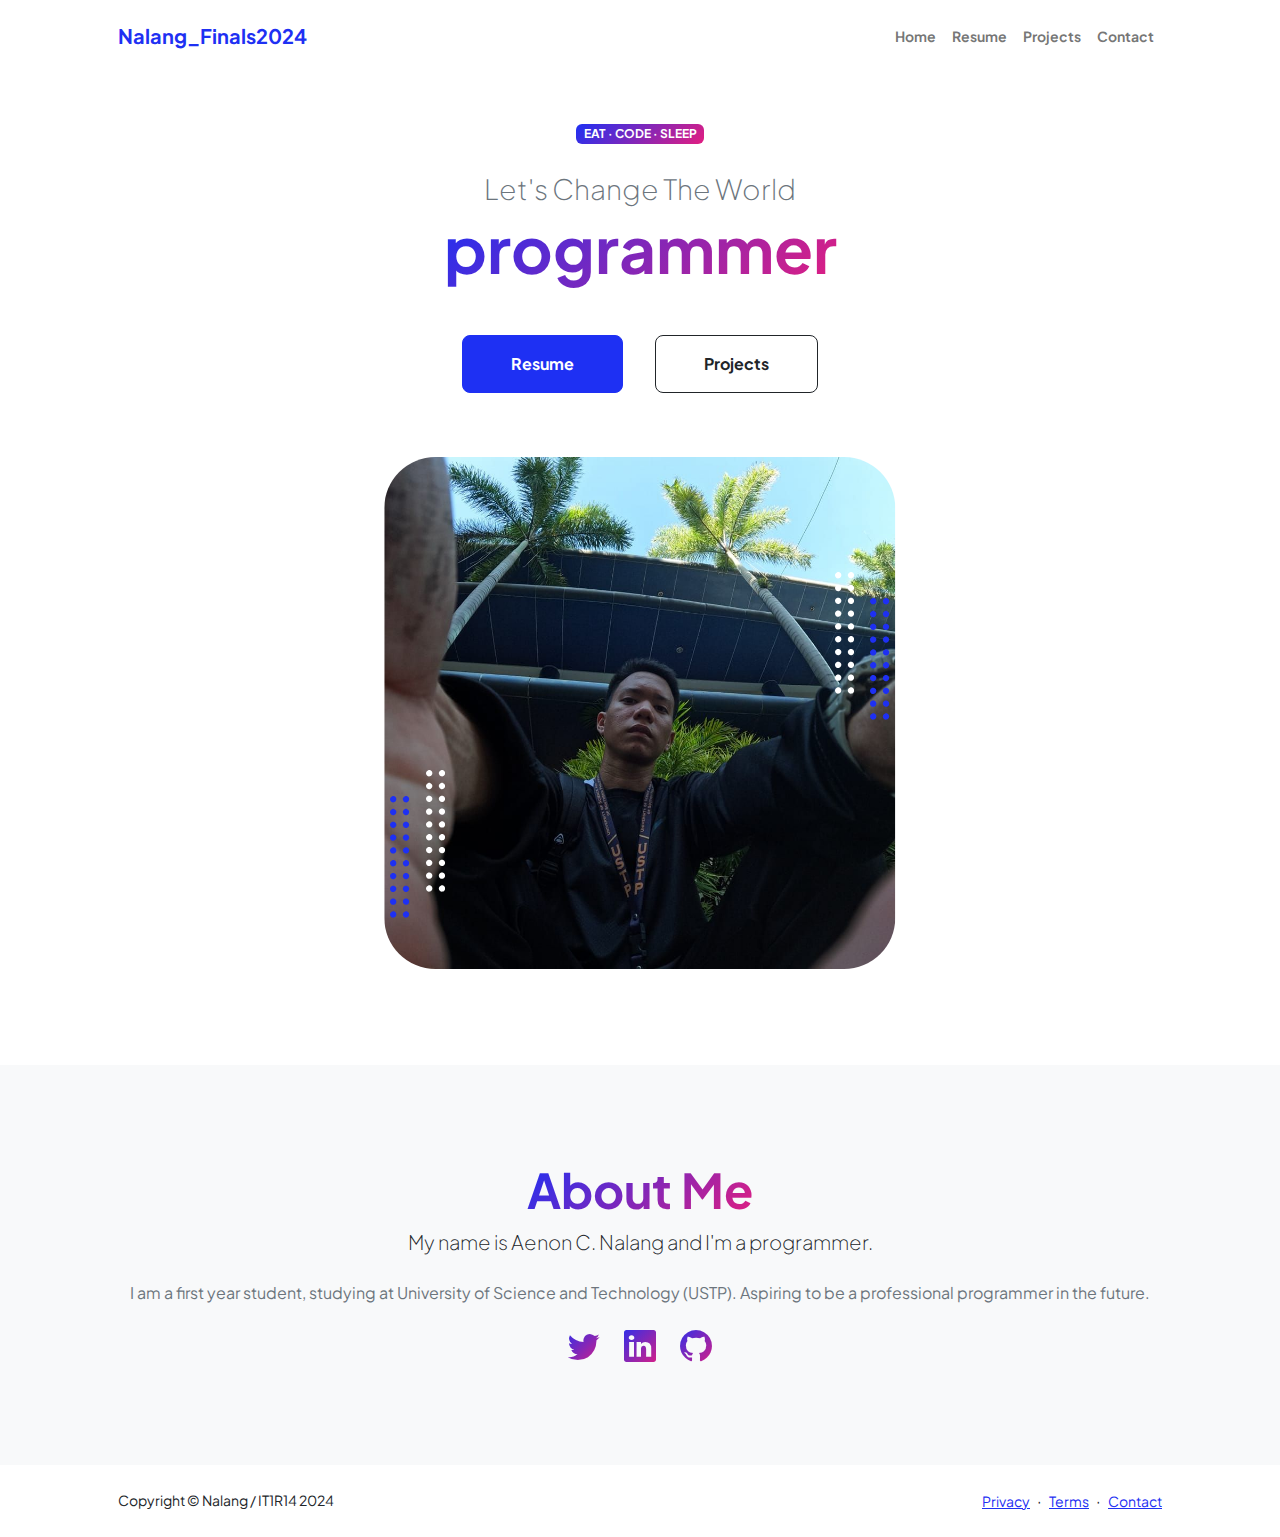
<file: index.html>
<!DOCTYPE html>
<html lang="en">
    <head>
        <meta charset="utf-8" />
        <meta name="viewport" content="width=device-width, initial-scale=1, shrink-to-fit=no" />
        <meta name="description" content="" />
        <meta name="author" content="" />
        <title>Nalang - Finals</title>
        <!-- Favicon-->
        <link rel="icon" type="image/x-icon" href="assets/user-profile.png" />
        <!-- Custom Google font-->
        <link rel="preconnect" href="https://fonts.googleapis.com" />
        <link rel="preconnect" href="https://fonts.gstatic.com" crossorigin />
        <link href="https://fonts.googleapis.com/css2?family=Plus+Jakarta+Sans:wght@100;200;300;400;500;600;700;800;900&amp;display=swap" rel="stylesheet" />
        <!-- Bootstrap icons-->
        <link href="https://cdn.jsdelivr.net/npm/bootstrap-icons@1.8.1/font/bootstrap-icons.css" rel="stylesheet" />
        <!-- Core theme CSS (includes Bootstrap)-->
        <link href="css/styles.css" rel="stylesheet" />
    </head>
    <body class="d-flex flex-column h-100">
        <main class="flex-shrink-0">
            <!-- Navigation-->
            <nav class="navbar navbar-expand-lg navbar-light bg-white py-3">
                <div class="container px-5">
                    <a class="navbar-brand" href="index.html"><span class="fw-bolder text-primary">Nalang_Finals2024</span></a>
                    <button class="navbar-toggler" type="button" data-bs-toggle="collapse" data-bs-target="#navbarSupportedContent" aria-controls="navbarSupportedContent" aria-expanded="false" aria-label="Toggle navigation"><span class="navbar-toggler-icon"></span></button>
                    <div class="collapse navbar-collapse" id="navbarSupportedContent">
                        <ul class="navbar-nav ms-auto mb-2 mb-lg-0 small fw-bolder">
                            <li class="nav-item"><a class="nav-link" href="index.html">Home</a></li>
                            <li class="nav-item"><a class="nav-link" href="resume.html">Resume</a></li>
                            <li class="nav-item"><a class="nav-link" href="projects.html">Projects</a></li>
                            <li class="nav-item"><a class="nav-link" href="contact.html">Contact</a></li>
                        </ul>
                    </div>
                </div>
            </nav>
            <!-- Header-->
            <header class="py-5">
                <div class="container px-5 pb-5">
                    <div class="row gx-5 align-items-center">
                        <div class="col-xxl-5">
                            <!-- Header text content-->
                            <div class="text-center text-xxl-start">
                                <div class="badge bg-gradient-primary-to-secondary text-white mb-4"><div class="text-uppercase">Eat &middot; Code &middot; Sleep</div></div>
                                <div class="fs-3 fw-light text-muted">Let's Change The World</div>
                                <h1 class="display-3 fw-bolder mb-5"><span class="text-gradient d-inline">programmer</span></h1>
                                <div class="d-grid gap-3 d-sm-flex justify-content-sm-center justify-content-xxl-start mb-3">
                                    <a class="btn btn-primary btn-lg px-5 py-3 me-sm-3 fs-6 fw-bolder" href="resume.html">Resume</a>
                                    <a class="btn btn-outline-dark btn-lg px-5 py-3 fs-6 fw-bolder" href="projects.html">Projects</a>
                                </div>
                            </div>
                        </div>
                        <div class="col-xxl-7">
                            <!-- Header profile picture-->
                            <div class="d-flex justify-content-center mt-5 mt-xxl-0">
                                <div class="profile bg-gradient-primary-to-secondary">
                                    <!-- TIP: For best results, use a photo with a transparent background like the demo example below-->
                                    <!-- Watch a tutorial on how to do this on YouTube (link)-->
                                    <img class="profile-img" src="assets/417842469_1065672441293077_5127139828796320219_n.jpg" alt="..." />
                                    <div class="dots-1">
                                        <!-- SVG Dots-->
                                        <svg version="1.1" xmlns="http://www.w3.org/2000/svg" xmlns:xlink="http://www.w3.org/1999/xlink" x="0px" y="0px" viewBox="0 0 191.6 1215.4" style="enable-background: new 0 0 191.6 1215.4" xml:space="preserve">
                                            <g transform="translate(0.000000,1280.000000) scale(0.100000,-0.100000)">
                                                <path d="M227.7,12788.6c-105-35-200-141-222-248c-43-206,163-412,369-369c155,32,275,190,260,339c-11,105-90,213-190,262        C383.7,12801.6,289.7,12808.6,227.7,12788.6z"></path>
                                                <path d="M1507.7,12788.6c-151-50-253-216-222-362c25-119,136-230,254-255c194-41,395,142,375,339c-11,105-90,213-190,262        C1663.7,12801.6,1569.7,12808.6,1507.7,12788.6z"></path>
                                                <path d="M227.7,11508.6c-105-35-200-141-222-248c-43-206,163-412,369-369c155,32,275,190,260,339c-11,105-90,213-190,262        C383.7,11521.6,289.7,11528.6,227.7,11508.6z"></path>
                                                <path d="M1507.7,11508.6c-151-50-253-216-222-362c25-119,136-230,254-255c194-41,395,142,375,339c-11,105-90,213-190,262        C1663.7,11521.6,1569.7,11528.6,1507.7,11508.6z"></path>
                                                <path d="M227.7,10228.6c-105-35-200-141-222-248c-43-206,163-412,369-369c155,32,275,190,260,339c-11,105-90,213-190,262        C383.7,10241.6,289.7,10248.6,227.7,10228.6z"></path>
                                                <path d="M1507.7,10228.6c-105-35-200-141-222-248c-43-206,163-412,369-369c155,32,275,190,260,339c-11,105-90,213-190,262        C1663.7,10241.6,1569.7,10248.6,1507.7,10228.6z"></path>
                                                <path d="M227.7,8948.6c-105-35-200-141-222-248c-43-206,163-412,369-369c155,32,275,190,260,339c-11,105-90,213-190,262        C383.7,8961.6,289.7,8968.6,227.7,8948.6z"></path>
                                                <path d="M1507.7,8948.6c-105-35-200-141-222-248c-43-206,163-412,369-369c155,32,275,190,260,339c-11,105-90,213-190,262        C1663.7,8961.6,1569.7,8968.6,1507.7,8948.6z"></path>
                                                <path d="M227.7,7668.6c-105-35-200-141-222-248c-43-206,163-412,369-369c155,32,275,190,260,339c-11,105-90,213-190,262        C383.7,7681.6,289.7,7688.6,227.7,7668.6z"></path>
                                                <path d="M1507.7,7668.6c-105-35-200-141-222-248c-43-206,163-412,369-369c155,32,275,190,260,339c-11,105-90,213-190,262        C1663.7,7681.6,1569.7,7688.6,1507.7,7668.6z"></path>
                                                <path d="M227.7,6388.6c-105-35-200-141-222-248c-43-206,163-412,369-369c155,32,275,190,260,339c-11,105-90,213-190,262        C383.7,6401.6,289.7,6408.6,227.7,6388.6z"></path>
                                                <path d="M1507.7,6388.6c-105-35-200-141-222-248c-43-206,163-412,369-369c155,32,275,190,260,339c-11,105-90,213-190,262        C1663.7,6401.6,1569.7,6408.6,1507.7,6388.6z"></path>
                                                <path d="M227.7,5108.6c-105-35-200-141-222-248c-43-206,163-412,369-369c155,32,275,190,260,339c-11,105-90,213-190,262        C383.7,5121.6,289.7,5128.6,227.7,5108.6z"></path>
                                                <path d="M1507.7,5108.6c-105-35-200-141-222-248c-43-206,163-412,369-369c155,32,275,190,260,339c-11,105-90,213-190,262        C1663.7,5121.6,1569.7,5128.6,1507.7,5108.6z"></path>
                                                <path d="M227.7,3828.6c-105-35-200-141-222-248c-43-206,163-412,369-369c155,32,275,190,260,339c-11,105-90,213-190,262        C383.7,3841.6,289.7,3848.6,227.7,3828.6z"></path>
                                                <path d="M1507.7,3828.6c-105-35-200-141-222-248c-43-206,163-412,369-369c155,32,275,190,260,339c-11,105-90,213-190,262        C1663.7,3841.6,1569.7,3848.6,1507.7,3828.6z"></path>
                                                <path d="M227.7,2548.6c-105-35-200-141-222-248c-43-206,163-412,369-369c155,32,275,190,260,339c-11,105-90,213-190,262        C383.7,2561.6,289.7,2568.6,227.7,2548.6z"></path>
                                                <path d="M1507.7,2548.6c-105-35-200-141-222-248c-43-206,163-412,369-369c155,32,275,190,260,339c-11,105-90,213-190,262        C1663.7,2561.6,1569.7,2568.6,1507.7,2548.6z"></path>
                                                <path d="M227.7,1268.6c-105-35-200-141-222-248c-43-206,163-412,369-369c155,32,275,190,260,339c-11,105-90,213-190,262        C383.7,1281.6,289.7,1288.6,227.7,1268.6z"></path>
                                                <path d="M1507.7,1268.6c-105-35-200-141-222-248c-43-206,163-412,369-369c155,32,275,190,260,339c-11,105-90,213-190,262        C1663.7,1281.6,1569.7,1288.6,1507.7,1268.6z"></path>
                                            </g>
                                        </svg>
                                        <!-- END of SVG dots-->
                                    </div>
                                    <div class="dots-2">
                                        <!-- SVG Dots-->
                                        <svg version="1.1" xmlns="http://www.w3.org/2000/svg" xmlns:xlink="http://www.w3.org/1999/xlink" x="0px" y="0px" viewBox="0 0 191.6 1215.4" style="enable-background: new 0 0 191.6 1215.4" xml:space="preserve">
                                            <g transform="translate(0.000000,1280.000000) scale(0.100000,-0.100000)">
                                                <path d="M227.7,12788.6c-105-35-200-141-222-248c-43-206,163-412,369-369c155,32,275,190,260,339c-11,105-90,213-190,262        C383.7,12801.6,289.7,12808.6,227.7,12788.6z"></path>
                                                <path d="M1507.7,12788.6c-151-50-253-216-222-362c25-119,136-230,254-255c194-41,395,142,375,339c-11,105-90,213-190,262        C1663.7,12801.6,1569.7,12808.6,1507.7,12788.6z"></path>
                                                <path d="M227.7,11508.6c-105-35-200-141-222-248c-43-206,163-412,369-369c155,32,275,190,260,339c-11,105-90,213-190,262        C383.7,11521.6,289.7,11528.6,227.7,11508.6z"></path>
                                                <path d="M1507.7,11508.6c-151-50-253-216-222-362c25-119,136-230,254-255c194-41,395,142,375,339c-11,105-90,213-190,262        C1663.7,11521.6,1569.7,11528.6,1507.7,11508.6z"></path>
                                                <path d="M227.7,10228.6c-105-35-200-141-222-248c-43-206,163-412,369-369c155,32,275,190,260,339c-11,105-90,213-190,262        C383.7,10241.6,289.7,10248.6,227.7,10228.6z"></path>
                                                <path d="M1507.7,10228.6c-105-35-200-141-222-248c-43-206,163-412,369-369c155,32,275,190,260,339c-11,105-90,213-190,262        C1663.7,10241.6,1569.7,10248.6,1507.7,10228.6z"></path>
                                                <path d="M227.7,8948.6c-105-35-200-141-222-248c-43-206,163-412,369-369c155,32,275,190,260,339c-11,105-90,213-190,262        C383.7,8961.6,289.7,8968.6,227.7,8948.6z"></path>
                                                <path d="M1507.7,8948.6c-105-35-200-141-222-248c-43-206,163-412,369-369c155,32,275,190,260,339c-11,105-90,213-190,262        C1663.7,8961.6,1569.7,8968.6,1507.7,8948.6z"></path>
                                                <path d="M227.7,7668.6c-105-35-200-141-222-248c-43-206,163-412,369-369c155,32,275,190,260,339c-11,105-90,213-190,262        C383.7,7681.6,289.7,7688.6,227.7,7668.6z"></path>
                                                <path d="M1507.7,7668.6c-105-35-200-141-222-248c-43-206,163-412,369-369c155,32,275,190,260,339c-11,105-90,213-190,262        C1663.7,7681.6,1569.7,7688.6,1507.7,7668.6z"></path>
                                                <path d="M227.7,6388.6c-105-35-200-141-222-248c-43-206,163-412,369-369c155,32,275,190,260,339c-11,105-90,213-190,262        C383.7,6401.6,289.7,6408.6,227.7,6388.6z"></path>
                                                <path d="M1507.7,6388.6c-105-35-200-141-222-248c-43-206,163-412,369-369c155,32,275,190,260,339c-11,105-90,213-190,262        C1663.7,6401.6,1569.7,6408.6,1507.7,6388.6z"></path>
                                                <path d="M227.7,5108.6c-105-35-200-141-222-248c-43-206,163-412,369-369c155,32,275,190,260,339c-11,105-90,213-190,262        C383.7,5121.6,289.7,5128.6,227.7,5108.6z"></path>
                                                <path d="M1507.7,5108.6c-105-35-200-141-222-248c-43-206,163-412,369-369c155,32,275,190,260,339c-11,105-90,213-190,262        C1663.7,5121.6,1569.7,5128.6,1507.7,5108.6z"></path>
                                                <path d="M227.7,3828.6c-105-35-200-141-222-248c-43-206,163-412,369-369c155,32,275,190,260,339c-11,105-90,213-190,262        C383.7,3841.6,289.7,3848.6,227.7,3828.6z"></path>
                                                <path d="M1507.7,3828.6c-105-35-200-141-222-248c-43-206,163-412,369-369c155,32,275,190,260,339c-11,105-90,213-190,262        C1663.7,3841.6,1569.7,3848.6,1507.7,3828.6z"></path>
                                                <path d="M227.7,2548.6c-105-35-200-141-222-248c-43-206,163-412,369-369c155,32,275,190,260,339c-11,105-90,213-190,262        C383.7,2561.6,289.7,2568.6,227.7,2548.6z"></path>
                                                <path d="M1507.7,2548.6c-105-35-200-141-222-248c-43-206,163-412,369-369c155,32,275,190,260,339c-11,105-90,213-190,262        C1663.7,2561.6,1569.7,2568.6,1507.7,2548.6z"></path>
                                                <path d="M227.7,1268.6c-105-35-200-141-222-248c-43-206,163-412,369-369c155,32,275,190,260,339c-11,105-90,213-190,262        C383.7,1281.6,289.7,1288.6,227.7,1268.6z"></path>
                                                <path d="M1507.7,1268.6c-105-35-200-141-222-248c-43-206,163-412,369-369c155,32,275,190,260,339c-11,105-90,213-190,262        C1663.7,1281.6,1569.7,1288.6,1507.7,1268.6z"></path>
                                            </g>
                                        </svg>
                                        <!-- END of SVG dots-->
                                    </div>
                                    <div class="dots-3">
                                        <!-- SVG Dots-->
                                        <svg version="1.1" xmlns="http://www.w3.org/2000/svg" xmlns:xlink="http://www.w3.org/1999/xlink" x="0px" y="0px" viewBox="0 0 191.6 1215.4" style="enable-background: new 0 0 191.6 1215.4" xml:space="preserve">
                                            <g transform="translate(0.000000,1280.000000) scale(0.100000,-0.100000)">
                                                <path d="M227.7,12788.6c-105-35-200-141-222-248c-43-206,163-412,369-369c155,32,275,190,260,339c-11,105-90,213-190,262        C383.7,12801.6,289.7,12808.6,227.7,12788.6z"></path>
                                                <path d="M1507.7,12788.6c-151-50-253-216-222-362c25-119,136-230,254-255c194-41,395,142,375,339c-11,105-90,213-190,262        C1663.7,12801.6,1569.7,12808.6,1507.7,12788.6z"></path>
                                                <path d="M227.7,11508.6c-105-35-200-141-222-248c-43-206,163-412,369-369c155,32,275,190,260,339c-11,105-90,213-190,262        C383.7,11521.6,289.7,11528.6,227.7,11508.6z"></path>
                                                <path d="M1507.7,11508.6c-151-50-253-216-222-362c25-119,136-230,254-255c194-41,395,142,375,339c-11,105-90,213-190,262        C1663.7,11521.6,1569.7,11528.6,1507.7,11508.6z"></path>
                                                <path d="M227.7,10228.6c-105-35-200-141-222-248c-43-206,163-412,369-369c155,32,275,190,260,339c-11,105-90,213-190,262        C383.7,10241.6,289.7,10248.6,227.7,10228.6z"></path>
                                                <path d="M1507.7,10228.6c-105-35-200-141-222-248c-43-206,163-412,369-369c155,32,275,190,260,339c-11,105-90,213-190,262        C1663.7,10241.6,1569.7,10248.6,1507.7,10228.6z"></path>
                                                <path d="M227.7,8948.6c-105-35-200-141-222-248c-43-206,163-412,369-369c155,32,275,190,260,339c-11,105-90,213-190,262        C383.7,8961.6,289.7,8968.6,227.7,8948.6z"></path>
                                                <path d="M1507.7,8948.6c-105-35-200-141-222-248c-43-206,163-412,369-369c155,32,275,190,260,339c-11,105-90,213-190,262        C1663.7,8961.6,1569.7,8968.6,1507.7,8948.6z"></path>
                                                <path d="M227.7,7668.6c-105-35-200-141-222-248c-43-206,163-412,369-369c155,32,275,190,260,339c-11,105-90,213-190,262        C383.7,7681.6,289.7,7688.6,227.7,7668.6z"></path>
                                                <path d="M1507.7,7668.6c-105-35-200-141-222-248c-43-206,163-412,369-369c155,32,275,190,260,339c-11,105-90,213-190,262        C1663.7,7681.6,1569.7,7688.6,1507.7,7668.6z"></path>
                                                <path d="M227.7,6388.6c-105-35-200-141-222-248c-43-206,163-412,369-369c155,32,275,190,260,339c-11,105-90,213-190,262        C383.7,6401.6,289.7,6408.6,227.7,6388.6z"></path>
                                                <path d="M1507.7,6388.6c-105-35-200-141-222-248c-43-206,163-412,369-369c155,32,275,190,260,339c-11,105-90,213-190,262        C1663.7,6401.6,1569.7,6408.6,1507.7,6388.6z"></path>
                                                <path d="M227.7,5108.6c-105-35-200-141-222-248c-43-206,163-412,369-369c155,32,275,190,260,339c-11,105-90,213-190,262        C383.7,5121.6,289.7,5128.6,227.7,5108.6z"></path>
                                                <path d="M1507.7,5108.6c-105-35-200-141-222-248c-43-206,163-412,369-369c155,32,275,190,260,339c-11,105-90,213-190,262        C1663.7,5121.6,1569.7,5128.6,1507.7,5108.6z"></path>
                                                <path d="M227.7,3828.6c-105-35-200-141-222-248c-43-206,163-412,369-369c155,32,275,190,260,339c-11,105-90,213-190,262        C383.7,3841.6,289.7,3848.6,227.7,3828.6z"></path>
                                                <path d="M1507.7,3828.6c-105-35-200-141-222-248c-43-206,163-412,369-369c155,32,275,190,260,339c-11,105-90,213-190,262        C1663.7,3841.6,1569.7,3848.6,1507.7,3828.6z"></path>
                                                <path d="M227.7,2548.6c-105-35-200-141-222-248c-43-206,163-412,369-369c155,32,275,190,260,339c-11,105-90,213-190,262        C383.7,2561.6,289.7,2568.6,227.7,2548.6z"></path>
                                                <path d="M1507.7,2548.6c-105-35-200-141-222-248c-43-206,163-412,369-369c155,32,275,190,260,339c-11,105-90,213-190,262        C1663.7,2561.6,1569.7,2568.6,1507.7,2548.6z"></path>
                                                <path d="M227.7,1268.6c-105-35-200-141-222-248c-43-206,163-412,369-369c155,32,275,190,260,339c-11,105-90,213-190,262        C383.7,1281.6,289.7,1288.6,227.7,1268.6z"></path>
                                                <path d="M1507.7,1268.6c-105-35-200-141-222-248c-43-206,163-412,369-369c155,32,275,190,260,339c-11,105-90,213-190,262        C1663.7,1281.6,1569.7,1288.6,1507.7,1268.6z"></path>
                                            </g>
                                        </svg>
                                        <!-- END of SVG dots-->
                                    </div>
                                    <div class="dots-4">
                                        <!-- SVG Dots-->
                                        <svg version="1.1" xmlns="http://www.w3.org/2000/svg" xmlns:xlink="http://www.w3.org/1999/xlink" x="0px" y="0px" viewBox="0 0 191.6 1215.4" style="enable-background: new 0 0 191.6 1215.4" xml:space="preserve">
                                            <g transform="translate(0.000000,1280.000000) scale(0.100000,-0.100000)">
                                                <path d="M227.7,12788.6c-105-35-200-141-222-248c-43-206,163-412,369-369c155,32,275,190,260,339c-11,105-90,213-190,262        C383.7,12801.6,289.7,12808.6,227.7,12788.6z"></path>
                                                <path d="M1507.7,12788.6c-151-50-253-216-222-362c25-119,136-230,254-255c194-41,395,142,375,339c-11,105-90,213-190,262        C1663.7,12801.6,1569.7,12808.6,1507.7,12788.6z"></path>
                                                <path d="M227.7,11508.6c-105-35-200-141-222-248c-43-206,163-412,369-369c155,32,275,190,260,339c-11,105-90,213-190,262        C383.7,11521.6,289.7,11528.6,227.7,11508.6z"></path>
                                                <path d="M1507.7,11508.6c-151-50-253-216-222-362c25-119,136-230,254-255c194-41,395,142,375,339c-11,105-90,213-190,262        C1663.7,11521.6,1569.7,11528.6,1507.7,11508.6z"></path>
                                                <path d="M227.7,10228.6c-105-35-200-141-222-248c-43-206,163-412,369-369c155,32,275,190,260,339c-11,105-90,213-190,262        C383.7,10241.6,289.7,10248.6,227.7,10228.6z"></path>
                                                <path d="M1507.7,10228.6c-105-35-200-141-222-248c-43-206,163-412,369-369c155,32,275,190,260,339c-11,105-90,213-190,262        C1663.7,10241.6,1569.7,10248.6,1507.7,10228.6z"></path>
                                                <path d="M227.7,8948.6c-105-35-200-141-222-248c-43-206,163-412,369-369c155,32,275,190,260,339c-11,105-90,213-190,262        C383.7,8961.6,289.7,8968.6,227.7,8948.6z"></path>
                                                <path d="M1507.7,8948.6c-105-35-200-141-222-248c-43-206,163-412,369-369c155,32,275,190,260,339c-11,105-90,213-190,262        C1663.7,8961.6,1569.7,8968.6,1507.7,8948.6z"></path>
                                                <path d="M227.7,7668.6c-105-35-200-141-222-248c-43-206,163-412,369-369c155,32,275,190,260,339c-11,105-90,213-190,262        C383.7,7681.6,289.7,7688.6,227.7,7668.6z"></path>
                                                <path d="M1507.7,7668.6c-105-35-200-141-222-248c-43-206,163-412,369-369c155,32,275,190,260,339c-11,105-90,213-190,262        C1663.7,7681.6,1569.7,7688.6,1507.7,7668.6z"></path>
                                                <path d="M227.7,6388.6c-105-35-200-141-222-248c-43-206,163-412,369-369c155,32,275,190,260,339c-11,105-90,213-190,262        C383.7,6401.6,289.7,6408.6,227.7,6388.6z"></path>
                                                <path d="M1507.7,6388.6c-105-35-200-141-222-248c-43-206,163-412,369-369c155,32,275,190,260,339c-11,105-90,213-190,262        C1663.7,6401.6,1569.7,6408.6,1507.7,6388.6z"></path>
                                                <path d="M227.7,5108.6c-105-35-200-141-222-248c-43-206,163-412,369-369c155,32,275,190,260,339c-11,105-90,213-190,262        C383.7,5121.6,289.7,5128.6,227.7,5108.6z"></path>
                                                <path d="M1507.7,5108.6c-105-35-200-141-222-248c-43-206,163-412,369-369c155,32,275,190,260,339c-11,105-90,213-190,262        C1663.7,5121.6,1569.7,5128.6,1507.7,5108.6z"></path>
                                                <path d="M227.7,3828.6c-105-35-200-141-222-248c-43-206,163-412,369-369c155,32,275,190,260,339c-11,105-90,213-190,262        C383.7,3841.6,289.7,3848.6,227.7,3828.6z"></path>
                                                <path d="M1507.7,3828.6c-105-35-200-141-222-248c-43-206,163-412,369-369c155,32,275,190,260,339c-11,105-90,213-190,262        C1663.7,3841.6,1569.7,3848.6,1507.7,3828.6z"></path>
                                                <path d="M227.7,2548.6c-105-35-200-141-222-248c-43-206,163-412,369-369c155,32,275,190,260,339c-11,105-90,213-190,262        C383.7,2561.6,289.7,2568.6,227.7,2548.6z"></path>
                                                <path d="M1507.7,2548.6c-105-35-200-141-222-248c-43-206,163-412,369-369c155,32,275,190,260,339c-11,105-90,213-190,262        C1663.7,2561.6,1569.7,2568.6,1507.7,2548.6z"></path>
                                                <path d="M227.7,1268.6c-105-35-200-141-222-248c-43-206,163-412,369-369c155,32,275,190,260,339c-11,105-90,213-190,262        C383.7,1281.6,289.7,1288.6,227.7,1268.6z"></path>
                                                <path d="M1507.7,1268.6c-105-35-200-141-222-248c-43-206,163-412,369-369c155,32,275,190,260,339c-11,105-90,213-190,262        C1663.7,1281.6,1569.7,1288.6,1507.7,1268.6z"></path>
                                            </g>
                                        </svg>
                                        <!-- END of SVG dots-->
                                    </div>
                                </div>
                            </div>
                        </div>
                    </div>
                </div>
            </header>
            <!-- About Section-->
            <section class="bg-light py-5">
                <div class="container px-5">
                    <div class="row gx-5 justify-content-center">
                        <div class="col-xxl-8">
                            <div class="text-center my-5">
                                <h2 class="display-5 fw-bolder"><span class="text-gradient d-inline">About Me</span></h2>
                                <p class="lead fw-light mb-4">My name is Aenon C. Nalang and I'm a programmer.</p>
                                <p class="text-muted">I am a first year student, studying at University of Science and Technology (USTP). Aspiring to be a professional programmer in the future.</p>
                                <div class="d-flex justify-content-center fs-2 gap-4">
                                    <a class="text-gradient" href="#!"><i class="bi bi-twitter"></i></a>
                                    <a class="text-gradient" href="#!"><i class="bi bi-linkedin"></i></a>
                                    <a class="text-gradient" href="#!"><i class="bi bi-github"></i></a>
                                </div>
                            </div>
                        </div>
                    </div>
                </div>
            </section>
        </main>
        <!-- Footer-->
        <footer class="bg-white py-4 mt-auto">
            <div class="container px-5">
                <div class="row align-items-center justify-content-between flex-column flex-sm-row">
                    <div class="col-auto"><div class="small m-0">Copyright &copy; Nalang / IT1R14  2024</div></div>
                    <div class="col-auto">
                        <a class="small" href="#!">Privacy</a>
                        <span class="mx-1">&middot;</span>
                        <a class="small" href="#!">Terms</a>
                        <span class="mx-1">&middot;</span>
                        <a class="small" href="#!">Contact</a>
                    </div>
                </div>
            </div>
        </footer>
        <!-- Bootstrap core JS-->
        <script src="https://cdn.jsdelivr.net/npm/bootstrap@5.2.3/dist/js/bootstrap.bundle.min.js"></script>
        <!-- Core theme JS-->
        <script src="js/scripts.js"></script>
    </body>
</html>
</file>
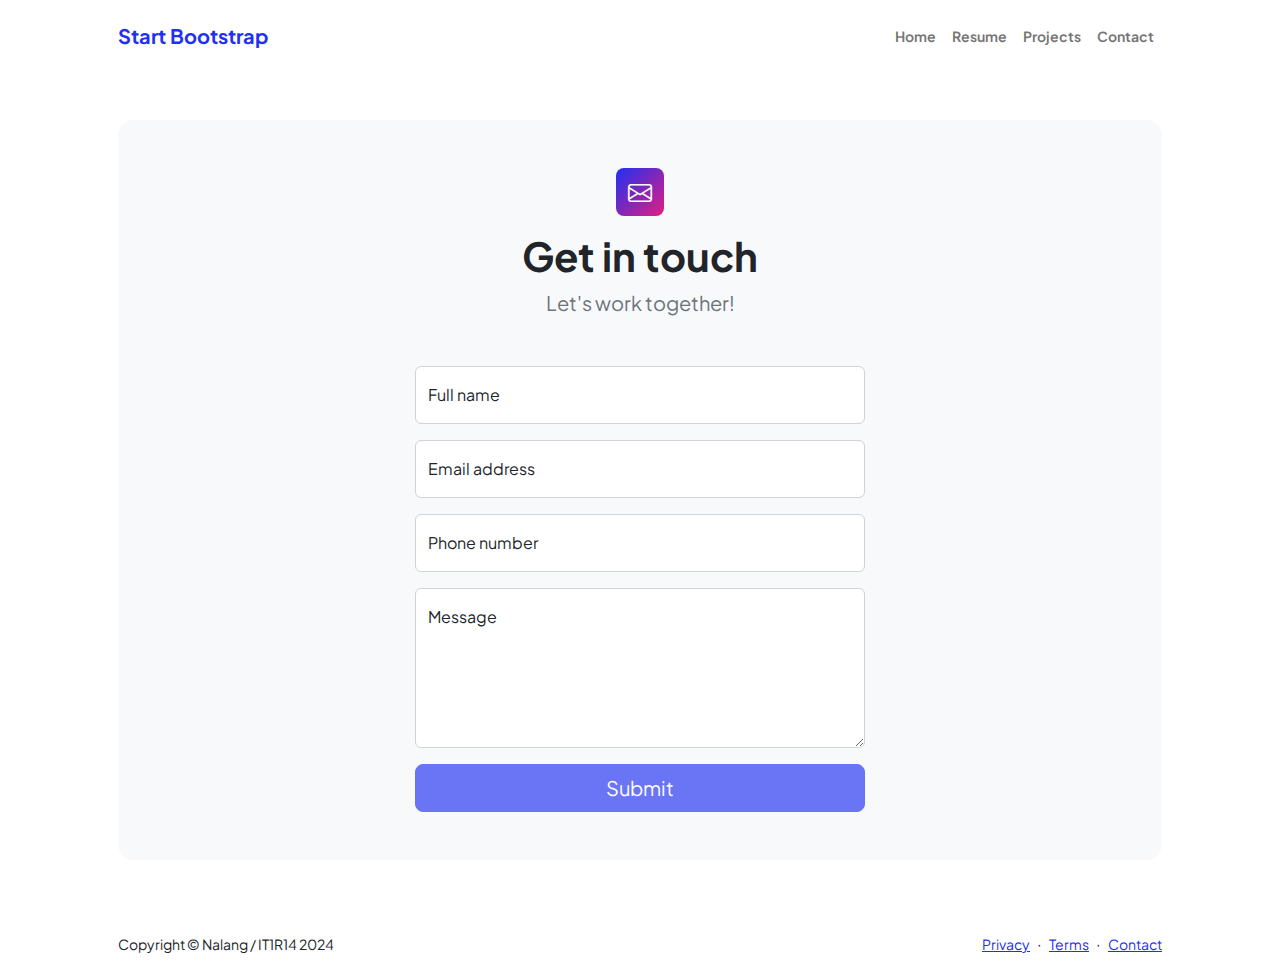
<file: contact.html>
<!DOCTYPE html>
<html lang="en">
    <head>
        <meta charset="utf-8" />
        <meta name="viewport" content="width=device-width, initial-scale=1, shrink-to-fit=no" />
        <meta name="description" content />
        <meta name="author" content />
        <title>Nalang - Contacts</title>
        <!-- Favicon-->
        <link rel="icon" type="image/x-icon" href="assets/user-profile.png" />
        <!-- Custom Google font-->
        <link rel="preconnect" href="https://fonts.googleapis.com" />
        <link rel="preconnect" href="https://fonts.gstatic.com" crossorigin />
        <link href="https://fonts.googleapis.com/css2?family=Plus+Jakarta+Sans:wght@100;200;300;400;500;600;700;800;900&amp;display=swap" rel="stylesheet" />
        <!-- Bootstrap icons-->
        <link href="https://cdn.jsdelivr.net/npm/bootstrap-icons@1.8.1/font/bootstrap-icons.css" rel="stylesheet" />
        <!-- Core theme CSS (includes Bootstrap)-->
        <link href="css/styles.css" rel="stylesheet" />
    </head>
    <body class="d-flex flex-column">
        <main class="flex-shrink-0">
            <!-- Navigation-->
            <nav class="navbar navbar-expand-lg navbar-light bg-white py-3">
                <div class="container px-5">
                    <a class="navbar-brand" href="index.html"><span class="fw-bolder text-primary">Start Bootstrap</span></a>
                    <button class="navbar-toggler" type="button" data-bs-toggle="collapse" data-bs-target="#navbarSupportedContent" aria-controls="navbarSupportedContent" aria-expanded="false" aria-label="Toggle navigation"><span class="navbar-toggler-icon"></span></button>
                    <div class="collapse navbar-collapse" id="navbarSupportedContent">
                        <ul class="navbar-nav ms-auto mb-2 mb-lg-0 small fw-bolder">
                            <li class="nav-item"><a class="nav-link" href="index.html">Home</a></li>
                            <li class="nav-item"><a class="nav-link" href="resume.html">Resume</a></li>
                            <li class="nav-item"><a class="nav-link" href="projects.html">Projects</a></li>
                            <li class="nav-item"><a class="nav-link" href="contact.html">Contact</a></li>
                        </ul>
                    </div>
                </div>
            </nav>
            <!-- Page content-->
            <section class="py-5">
                <div class="container px-5">
                    <!-- Contact form-->
                    <div class="bg-light rounded-4 py-5 px-4 px-md-5">
                        <div class="text-center mb-5">
                            <div class="feature bg-primary bg-gradient-primary-to-secondary text-white rounded-3 mb-3"><i class="bi bi-envelope"></i></div>
                            <h1 class="fw-bolder">Get in touch</h1>
                            <p class="lead fw-normal text-muted mb-0">Let's work together!</p>
                        </div>
                        <div class="row gx-5 justify-content-center">
                            <div class="col-lg-8 col-xl-6">
                                <!-- * * * * * * * * * * * * * * *-->
                                <!-- * * SB Forms Contact Form * *-->
                                <!-- * * * * * * * * * * * * * * *-->
                                <!-- This form is pre-integrated with SB Forms.-->
                                <!-- To make this form functional, sign up at-->
                                <!-- https://startbootstrap.com/solution/contact-forms-->
                                <!-- to get an API token!-->
                                <form id="contactForm" data-sb-form-api-token="API_TOKEN">
                                    <!-- Name input-->
                                    <div class="form-floating mb-3">
                                        <input class="form-control" id="name" type="text" placeholder="Enter your name..." data-sb-validations="required" />
                                        <label for="name">Full name</label>
                                        <div class="invalid-feedback" data-sb-feedback="name:required">A name is required.</div>
                                    </div>
                                    <!-- Email address input-->
                                    <div class="form-floating mb-3">
                                        <input class="form-control" id="email" type="email" placeholder="name@example.com" data-sb-validations="required,email" />
                                        <label for="email">Email address</label>
                                        <div class="invalid-feedback" data-sb-feedback="email:required">An email is required.</div>
                                        <div class="invalid-feedback" data-sb-feedback="email:email">Email is not valid.</div>
                                    </div>
                                    <!-- Phone number input-->
                                    <div class="form-floating mb-3">
                                        <input class="form-control" id="phone" type="tel" placeholder="(123) 456-7890" data-sb-validations="required" />
                                        <label for="phone">Phone number</label>
                                        <div class="invalid-feedback" data-sb-feedback="phone:required">A phone number is required.</div>
                                    </div>
                                    <!-- Message input-->
                                    <div class="form-floating mb-3">
                                        <textarea class="form-control" id="message" type="text" placeholder="Enter your message here..." style="height: 10rem" data-sb-validations="required"></textarea>
                                        <label for="message">Message</label>
                                        <div class="invalid-feedback" data-sb-feedback="message:required">A message is required.</div>
                                    </div>
                                    <!-- Submit success message-->
                                    <!---->
                                    <!-- This is what your users will see when the form-->
                                    <!-- has successfully submitted-->
                                    <div class="d-none" id="submitSuccessMessage">
                                        <div class="text-center mb-3">
                                            <div class="fw-bolder">Form submission successful!</div>
                                            To activate this form, sign up at
                                            <br />
                                            <a href="https://startbootstrap.com/solution/contact-forms">https://startbootstrap.com/solution/contact-forms</a>
                                        </div>
                                    </div>
                                    <!-- Submit error message-->
                                    <!---->
                                    <!-- This is what your users will see when there is-->
                                    <!-- an error submitting the form-->
                                    <div class="d-none" id="submitErrorMessage"><div class="text-center text-danger mb-3">Error sending message!</div></div>
                                    <!-- Submit Button-->
                                    <div class="d-grid"><button class="btn btn-primary btn-lg disabled" id="submitButton" type="submit">Submit</button></div>
                                </form>
                            </div>
                        </div>
                    </div>
                </div>
            </section>
        </main>
        <!-- Footer-->
        <footer class="bg-white py-4 mt-auto">
            <div class="container px-5">
                <div class="row align-items-center justify-content-between flex-column flex-sm-row">
                    <div class="col-auto"><div class="small m-0">Copyright &copy; Nalang / IT1R14 2024</div></div>
                    <div class="col-auto">
                        <a class="small" href="#!">Privacy</a>
                        <span class="mx-1">&middot;</span>
                        <a class="small" href="#!">Terms</a>
                        <span class="mx-1">&middot;</span>
                        <a class="small" href="#!">Contact</a>
                    </div>
                </div>
            </div>
        </footer>
        <!-- Bootstrap core JS-->
        <script src="https://cdn.jsdelivr.net/npm/bootstrap@5.2.3/dist/js/bootstrap.bundle.min.js"></script>
        <!-- Core theme JS-->
        <script src="js/scripts.js"></script>
        <!-- * * * * * * * * * * * * * * * * * * * * * * * * * * * * * * * * * * * * * * * *-->
        <!-- * *                               SB Forms JS                               * *-->
        <!-- * * Activate your form at https://startbootstrap.com/solution/contact-forms * *-->
        <!-- * * * * * * * * * * * * * * * * * * * * * * * * * * * * * * * * * * * * * * * *-->
        <script src="https://cdn.startbootstrap.com/sb-forms-latest.js"></script>
    </body>
</html>
</file>
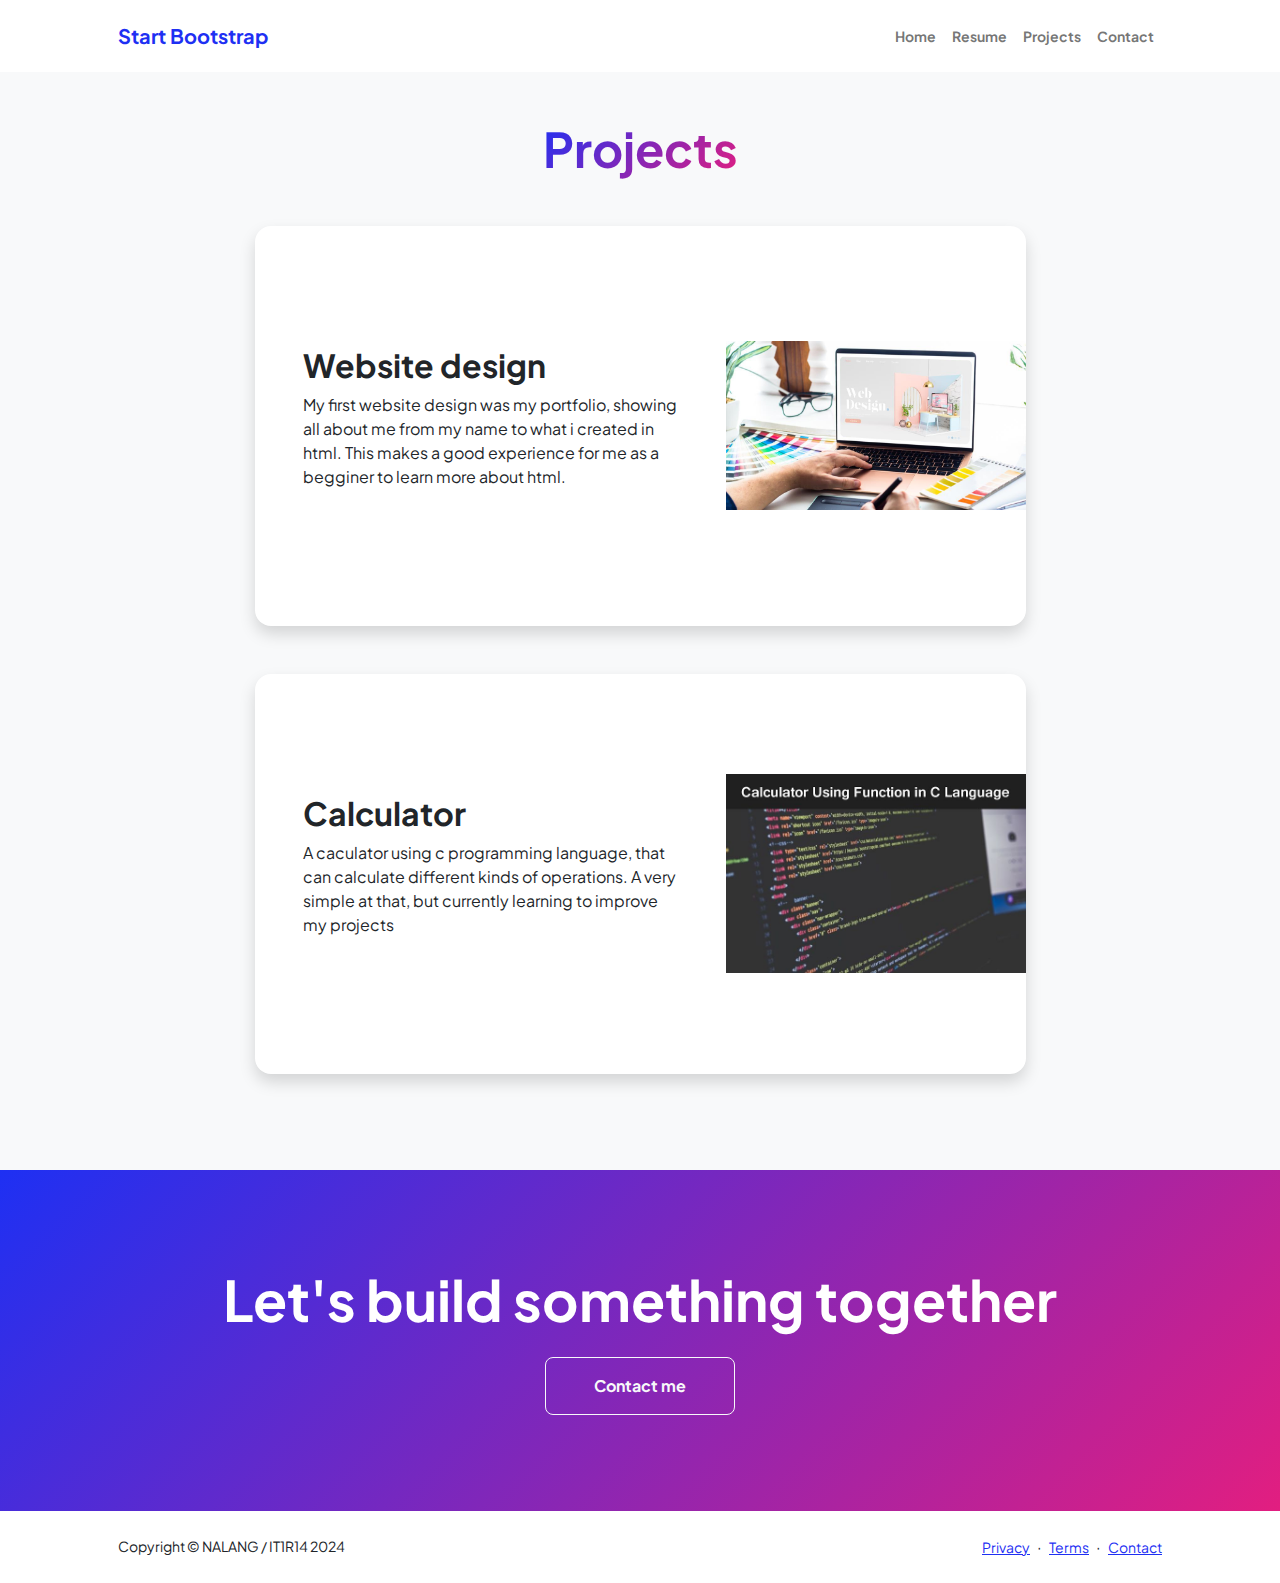
<file: projects.html>
<!DOCTYPE html>
<html lang="en">
    <head>
        <meta charset="utf-8" />
        <meta name="viewport" content="width=device-width, initial-scale=1, shrink-to-fit=no" />
        <meta name="description" content="" />
        <meta name="author" content="" />
        <title>Nalang - Projects</title>
        <!-- Favicon-->
        <link rel="icon" type="image/x-icon" href="assets/user-profile.png" />
        <!-- Custom Google font-->
        <link rel="preconnect" href="https://fonts.googleapis.com" />
        <link rel="preconnect" href="https://fonts.gstatic.com" crossorigin />
        <link href="https://fonts.googleapis.com/css2?family=Plus+Jakarta+Sans:wght@100;200;300;400;500;600;700;800;900&amp;display=swap" rel="stylesheet" />
        <!-- Bootstrap icons-->
        <link href="https://cdn.jsdelivr.net/npm/bootstrap-icons@1.8.1/font/bootstrap-icons.css" rel="stylesheet" />
        <!-- Core theme CSS (includes Bootstrap)-->
        <link href="css/styles.css" rel="stylesheet" />
    </head>
    <body class="d-flex flex-column h-100 bg-light">
        <main class="flex-shrink-0">
            <!-- Navigation-->
            <nav class="navbar navbar-expand-lg navbar-light bg-white py-3">
                <div class="container px-5">
                    <a class="navbar-brand" href="index.html"><span class="fw-bolder text-primary">Start Bootstrap</span></a>
                    <button class="navbar-toggler" type="button" data-bs-toggle="collapse" data-bs-target="#navbarSupportedContent" aria-controls="navbarSupportedContent" aria-expanded="false" aria-label="Toggle navigation"><span class="navbar-toggler-icon"></span></button>
                    <div class="collapse navbar-collapse" id="navbarSupportedContent">
                        <ul class="navbar-nav ms-auto mb-2 mb-lg-0 small fw-bolder">
                            <li class="nav-item"><a class="nav-link" href="index.html">Home</a></li>
                            <li class="nav-item"><a class="nav-link" href="resume.html">Resume</a></li>
                            <li class="nav-item"><a class="nav-link" href="projects.html">Projects</a></li>
                            <li class="nav-item"><a class="nav-link" href="contact.html">Contact</a></li>
                        </ul>
                    </div>
                </div>
            </nav>
            <!-- Projects Section-->
            <section class="py-5">
                <div class="container px-5 mb-5">
                    <div class="text-center mb-5">
                        <h1 class="display-5 fw-bolder mb-0"><span class="text-gradient d-inline">Projects</span></h1>
                    </div>
                    <div class="row gx-5 justify-content-center">
                        <div class="col-lg-11 col-xl-9 col-xxl-8">
                            <!-- Project Card 1-->
                            <div class="card overflow-hidden shadow rounded-4 border-0 mb-5">
                                <div class="card-body p-0">
                                    <div class="d-flex align-items-center">
                                        <div class="p-5">
                                            <h2 class="fw-bolder">Website design</h2>
                                            <p>My first website design was my portfolio, showing all about me from my name to what i created in html. This makes a good experience for me as a begginer to learn more about html.</p>
                                        </div>
                                        <img  style="width: 300px; height: 400px;" class="img-fluid" src="assets/Image_-_How_to_design_a_website_.jpeg.jpg" alt="..." />
                                    </div>
                                </div>
                            </div>
                            <!-- Project Card 2-->
                            <div class="card overflow-hidden shadow rounded-4 border-0">
                                <div class="card-body p-0">
                                    <div class="d-flex align-items-center">
                                        <div class="p-5">
                                            <h2 class="fw-bolder">Calculator</h2>
                                            <p>A caculator using c programming language, that can calculate different kinds of operations. A very simple at that, but currently learning to improve my projects </p>
                                        </div>
                                        <img   style="width: 300px; height: 400px;"  class="img-fluid" src="assets/1428215bb42cb40110760b55d49ca037.jpg" alt="..." />
                                    </div>
                                </div>
                            </div>
                        </div>
                    </div>
                </div>
            </section>
            <!-- Call to action section-->
            <section class="py-5 bg-gradient-primary-to-secondary text-white">
                <div class="container px-5 my-5">
                    <div class="text-center">
                        <h2 class="display-4 fw-bolder mb-4">Let's build something together</h2>
                        <a class="btn btn-outline-light btn-lg px-5 py-3 fs-6 fw-bolder" href="contact.html">Contact me</a>
                    </div>
                </div>
            </section>
        </main>
        <!-- Footer-->
        <footer class="bg-white py-4 mt-auto">
            <div class="container px-5">
                <div class="row align-items-center justify-content-between flex-column flex-sm-row">
                    <div class="col-auto"><div class="small m-0">Copyright &copy; NALANG / IT1R14 2024</div></div>
                    <div class="col-auto">
                        <a class="small" href="#!">Privacy</a>
                        <span class="mx-1">&middot;</span>
                        <a class="small" href="#!">Terms</a>
                        <span class="mx-1">&middot;</span>
                        <a class="small" href="#!">Contact</a>
                    </div>
                </div>
            </div>
        </footer>
        <!-- Bootstrap core JS-->
        <script src="https://cdn.jsdelivr.net/npm/bootstrap@5.2.3/dist/js/bootstrap.bundle.min.js"></script>
        <!-- Core theme JS-->
        <script src="js/scripts.js"></script>
    </body>
</html>
</file>
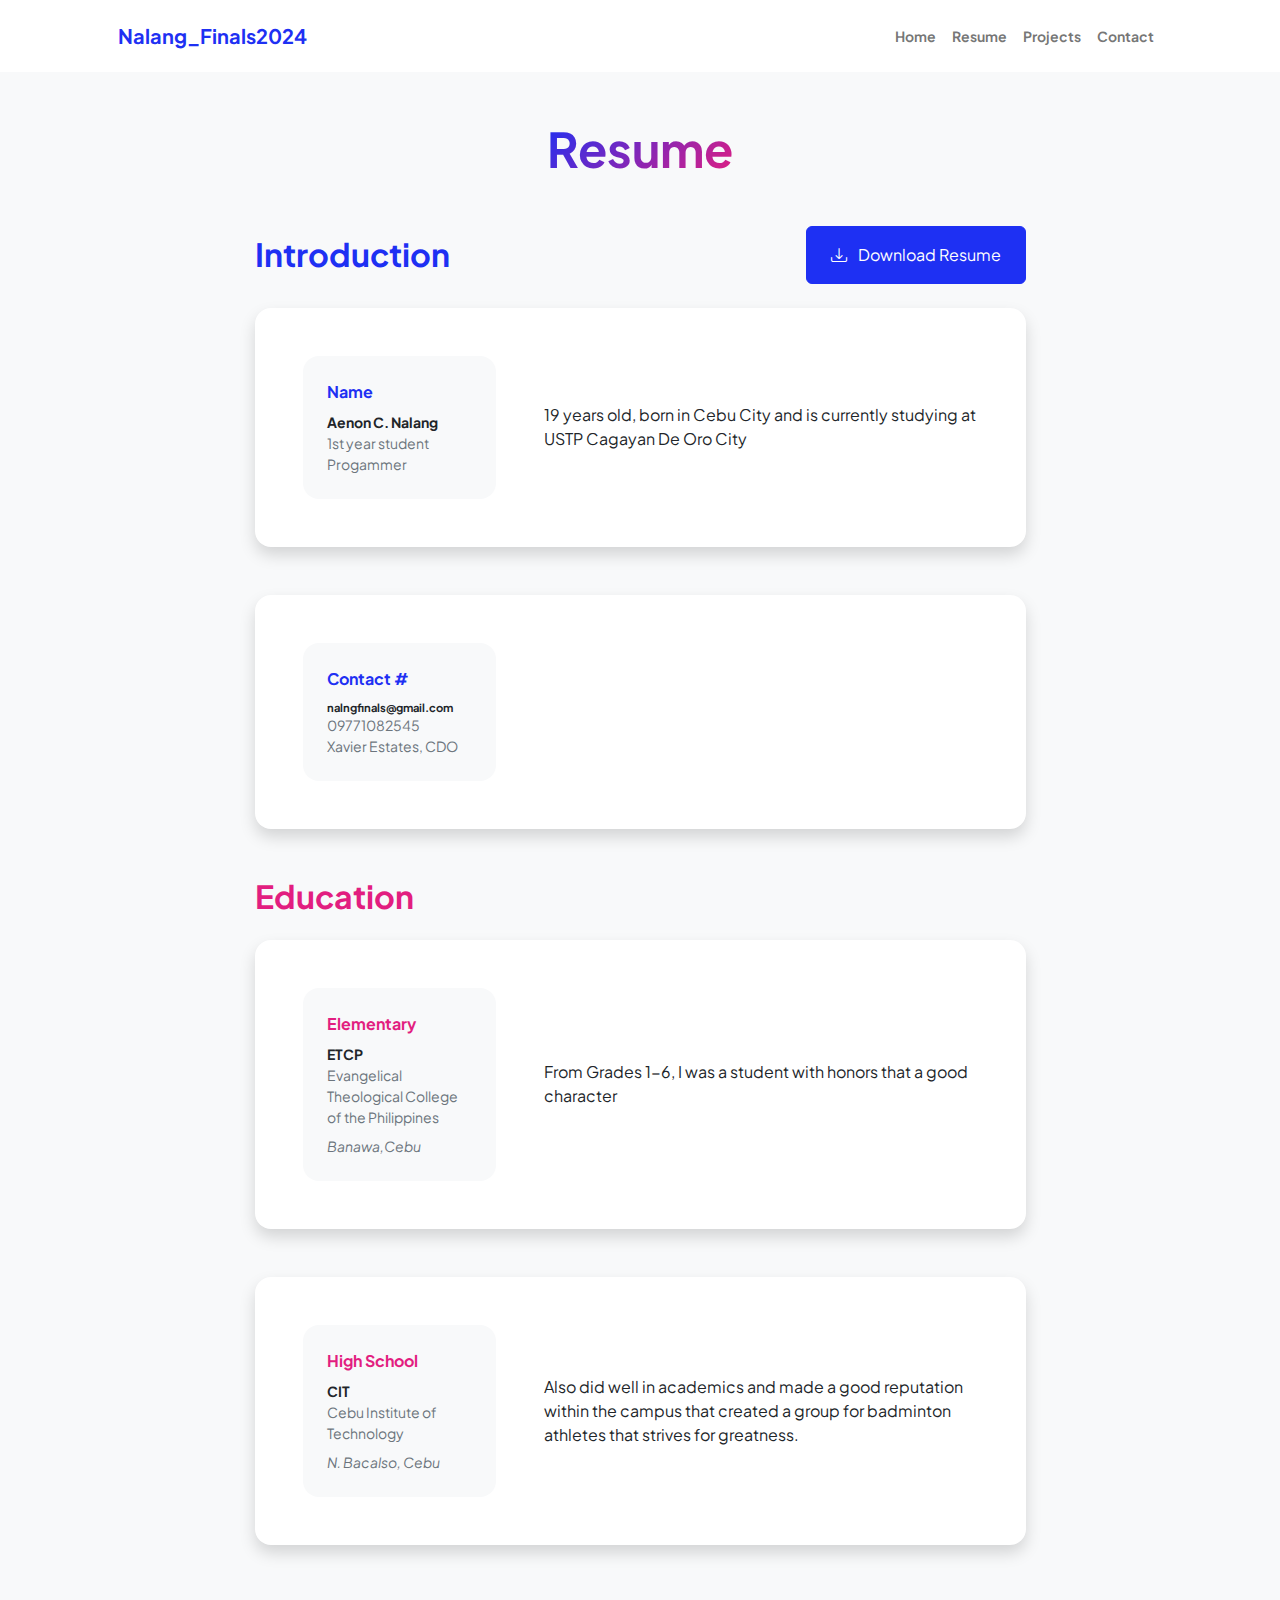
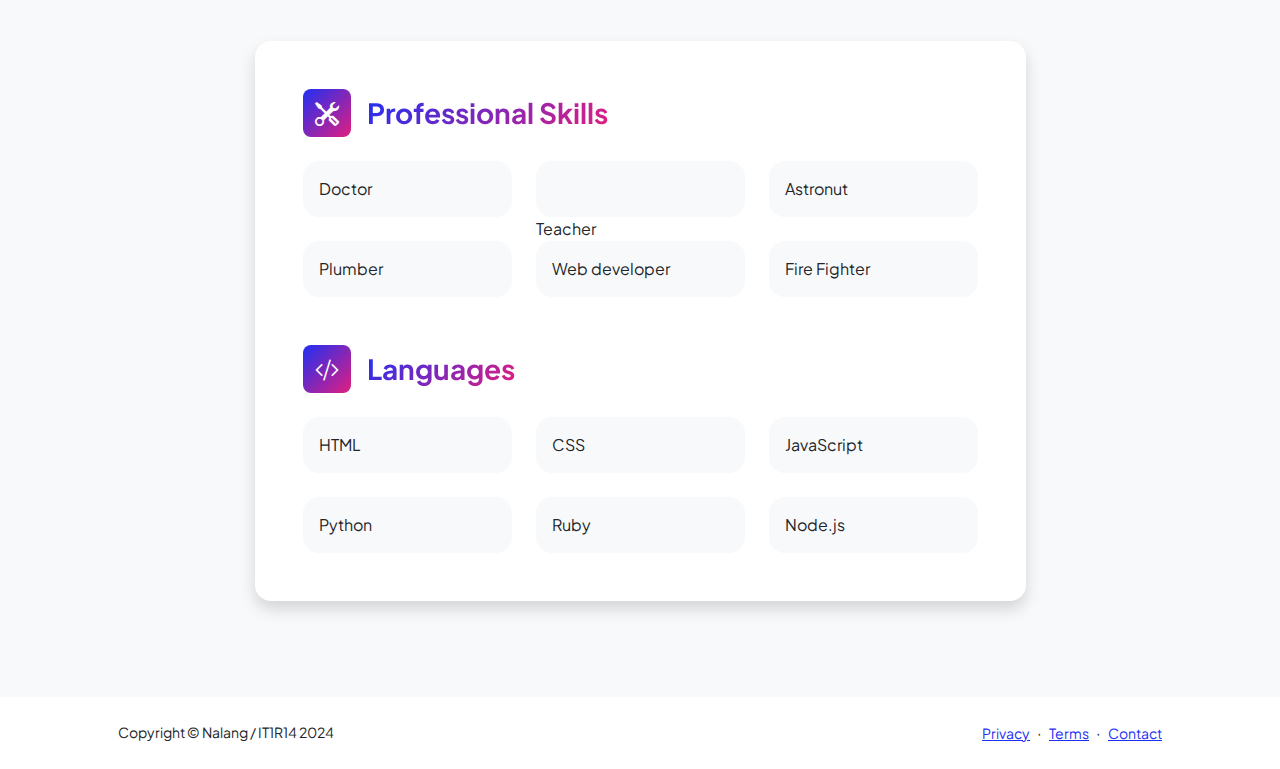
<file: resume.html>
<!DOCTYPE html>
<html lang="en">
    <head>
        <meta charset="utf-8" />
        <meta name="viewport" content="width=device-width, initial-scale=1, shrink-to-fit=no" />
        <meta name="description" content="" />
        <meta name="author" content="" />
        <title>Nalang - Resume</title>
        <!-- Favicon-->
        <link rel="icon" type="image/x-icon" href="assets/user-profile.png" />
        <!-- Custom Google font-->
        <link rel="preconnect" href="https://fonts.googleapis.com" />
        <link rel="preconnect" href="https://fonts.gstatic.com" crossorigin />
        <link href="https://fonts.googleapis.com/css2?family=Plus+Jakarta+Sans:wght@100;200;300;400;500;600;700;800;900&amp;display=swap" rel="stylesheet" />
        <!-- Bootstrap icons-->
        <link href="https://cdn.jsdelivr.net/npm/bootstrap-icons@1.8.1/font/bootstrap-icons.css" rel="stylesheet" />
        <!-- Core theme CSS (includes Bootstrap)-->
        <link href="css/styles.css" rel="stylesheet" />
    </head>
    <body class="d-flex flex-column h-100 bg-light">
        <main class="flex-shrink-0">
            <!-- Navigation-->
            <nav class="navbar navbar-expand-lg navbar-light bg-white py-3">
                <div class="container px-5">
                    <a class="navbar-brand" href="index.html"><span class="fw-bolder text-primary">Nalang_Finals2024</span></a>
                    <button class="navbar-toggler" type="button" data-bs-toggle="collapse" data-bs-target="#navbarSupportedContent" aria-controls="navbarSupportedContent" aria-expanded="false" aria-label="Toggle navigation"><span class="navbar-toggler-icon"></span></button>
                    <div class="collapse navbar-collapse" id="navbarSupportedContent">
                        <ul class="navbar-nav ms-auto mb-2 mb-lg-0 small fw-bolder">
                            <li class="nav-item"><a class="nav-link" href="index.html">Home</a></li>
                            <li class="nav-item"><a class="nav-link" href="resume.html">Resume</a></li>
                            <li class="nav-item"><a class="nav-link" href="projects.html">Projects</a></li>
                            <li class="nav-item"><a class="nav-link" href="contact.html">Contact</a></li>
                        </ul>
                    </div>
                </div>
            </nav>
            <!-- Page Content-->
            <div class="container px-5 my-5">
                <div class="text-center mb-5">
                    <h1 class="display-5 fw-bolder mb-0"><span class="text-gradient d-inline">Resume</span></h1>
                </div>
                <div class="row gx-5 justify-content-center">
                    <div class="col-lg-11 col-xl-9 col-xxl-8">
                        <!-- Experience Section-->
                        <section>
                            <div class="d-flex align-items-center justify-content-between mb-4">
                                <h2 class="text-primary fw-bolder mb-0">Introduction</h2>
                                <!-- Download resume button-->
                                <!-- Note: Set the link href target to a PDF file within your project-->
                                <a class="btn btn-primary px-4 py-3" href="#!">
                                    <div class="d-inline-block bi bi-download me-2"></div>
                                    Download Resume
                                </a>
                            </div>
                            <!-- Experience Card 1-->
                            <div class="card shadow border-0 rounded-4 mb-5">
                                <div class="card-body p-5">
                                    <div class="row align-items-center gx-5">
                                        <div class="col text-center text-lg-start mb-4 mb-lg-0">
                                            <div class="bg-light p-4 rounded-4">
                                                <div class="text-primary fw-bolder mb-2">Name</div>
                                                <div class="small fw-bolder">Aenon C. Nalang</div>
                                                <div class="small text-muted">1st year student</div>
                                                <div class="small text-muted">Progammer</div>
                                            </div>
                                        </div>
                                        <div class="col-lg-8"><div>19 years old, born in Cebu City and is currently studying at USTP Cagayan De Oro City</div></div>
                                    </div>
                                </div>
                            </div>
                            <!-- Experience Card 2-->
                            <div class="card shadow border-0 rounded-4 mb-5">
                                <div class="card-body p-5">
                                    <div class="row align-items-center gx-5">
                                        <div class="col text-center text-lg-start mb-4 mb-lg-0">
                                            <div class="bg-light p-4 rounded-4">
                                                <div class="text-primary fw-bolder mb-2">Contact #</div>
                                                <div class="small fw-bolder" style="font-size: 70%;">nalngfinals@gmail.com</div>
                                                <div class="small text-muted">09771082545</div>
                                                <div class="small text-muted">Xavier Estates, CDO</div>
                                            </div>
                                        </div>
                                        <div class="col-lg-8"><div></div></div>
                                    </div>
                                </div>
                            </div>
                        </section>
                        <!-- Education Section-->
                        <section>
                            <h2 class="text-secondary fw-bolder mb-4">Education</h2>
                            <!-- Education Card 1-->
                            <div class="card shadow border-0 rounded-4 mb-5">
                                <div class="card-body p-5">
                                    <div class="row align-items-center gx-5">
                                        <div class="col text-center text-lg-start mb-4 mb-lg-0">
                                            <div class="bg-light p-4 rounded-4">
                                                <div class="text-secondary fw-bolder mb-2">Elementary</div>
                                                <div class="mb-2">
                                                    <div class="small fw-bolder"> ETCP</div>
                                                    <div class="small text-muted">Evangelical Theological College of the Philippines</div>
                                                </div>
                                                <div class="fst-italic">
                                                    <div class="small text-muted">Banawa,Cebu</div>
                                                    <div class="small text-muted"></div>
                                                </div>
                                            </div>
                                        </div>
                                        <div class="col-lg-8"><div>From Grades 1-6, I was a student with honors that a good character</div></div>
                                    </div>
                                </div>
                            </div>
                            <!-- Education Card 2-->
                            <div class="card shadow border-0 rounded-4 mb-5">
                                <div class="card-body p-5">
                                    <div class="row align-items-center gx-5">
                                        <div class="col text-center text-lg-start mb-4 mb-lg-0">
                                            <div class="bg-light p-4 rounded-4">
                                                <div class="text-secondary fw-bolder mb-2">High School</div>
                                                <div class="mb-2">
                                                    <div class="small fw-bolder">CIT</div>
                                                    <div class="small text-muted">Cebu Institute of Technology</div>
                                                </div>
                                                <div class="fst-italic">
                                                    <div class="small text-muted">N. Bacalso, Cebu</div>
                                                    <div class="small text-muted"></div>
                                                </div>
                                            </div>
                                        </div>
                                        <div class="col-lg-8"><div>Also did well in academics and made a good reputation within the campus that created a group for badminton athletes that strives for greatness.</div></div>
                                    </div>
                                </div>
                            </div>
                        </section>
                        <!-- Divider-->
                        <div class="pb-5"></div>
                        <!-- Skills Section-->
                        <section>
                            <!-- Skillset Card-->
                            <div class="card shadow border-0 rounded-4 mb-5">
                                <div class="card-body p-5">
                                    <!-- Professional skills list-->
                                    <div class="mb-5">
                                        <div class="d-flex align-items-center mb-4">
                                            <div class="feature bg-primary bg-gradient-primary-to-secondary text-white rounded-3 me-3"><i class="bi bi-tools"></i></div>
                                            <h3 class="fw-bolder mb-0"><span class="text-gradient d-inline">Professional Skills</span></h3>
                                        </div>
                                        <div class="row row-cols-1 row-cols-md-3 mb-4">
                                            <div class="col mb-4 mb-md-0"><div class="d-flex align-items-center bg-light rounded-4 p-3 h-100">Doctor</div></div>
                                            <div class="col mb-4 mb-md-0"><div class="d-flex align-items-center bg-light rounded-4 p-3 h-100"></div>Teacher</div>
                                            <div class="col"><div class="d-flex align-items-center bg-light rounded-4 p-3 h-100">Astronut</div></div>
                                        </div>
                                        <div class="row row-cols-1 row-cols-md-3">
                                            <div class="col mb-4 mb-md-0"><div class="d-flex align-items-center bg-light rounded-4 p-3 h-100">Plumber</div></div>
                                            <div class="col mb-4 mb-md-0"><div class="d-flex align-items-center bg-light rounded-4 p-3 h-100">Web developer</div></div>
                                            <div class="col"><div class="d-flex align-items-center bg-light rounded-4 p-3 h-100">Fire Fighter</div></div>
                                        </div>
                                    </div>
                                    <!-- Languages list-->
                                    <div class="mb-0">
                                        <div class="d-flex align-items-center mb-4">
                                            <div class="feature bg-primary bg-gradient-primary-to-secondary text-white rounded-3 me-3"><i class="bi bi-code-slash"></i></div>
                                            <h3 class="fw-bolder mb-0"><span class="text-gradient d-inline">Languages</span></h3>
                                        </div>
                                        <div class="row row-cols-1 row-cols-md-3 mb-4">
                                            <div class="col mb-4 mb-md-0"><div class="d-flex align-items-center bg-light rounded-4 p-3 h-100">HTML</div></div>
                                            <div class="col mb-4 mb-md-0"><div class="d-flex align-items-center bg-light rounded-4 p-3 h-100">CSS</div></div>
                                            <div class="col"><div class="d-flex align-items-center bg-light rounded-4 p-3 h-100">JavaScript</div></div>
                                        </div>
                                        <div class="row row-cols-1 row-cols-md-3">
                                            <div class="col mb-4 mb-md-0"><div class="d-flex align-items-center bg-light rounded-4 p-3 h-100">Python</div></div>
                                            <div class="col mb-4 mb-md-0"><div class="d-flex align-items-center bg-light rounded-4 p-3 h-100">Ruby</div></div>
                                            <div class="col"><div class="d-flex align-items-center bg-light rounded-4 p-3 h-100">Node.js</div></div>
                                        </div>
                                    </div>
                                </div>
                            </div>
                        </section>
                    </div>
                </div>
            </div>
        </main>
        <!-- Footer-->
        <footer class="bg-white py-4 mt-auto">
            <div class="container px-5">
                <div class="row align-items-center justify-content-between flex-column flex-sm-row">
                    <div class="col-auto"><div class="small m-0">Copyright &copy; Nalang / IT1R14 2024</div></div>
                    <div class="col-auto">
                        <a class="small" href="#!">Privacy</a>
                        <span class="mx-1">&middot;</span>
                        <a class="small" href="#!">Terms</a>
                        <span class="mx-1">&middot;</span>
                        <a class="small" href="#!">Contact</a>
                    </div>
                </div>
            </div>
        </footer>
        <!-- Bootstrap core JS-->
        <script src="https://cdn.jsdelivr.net/npm/bootstrap@5.2.3/dist/js/bootstrap.bundle.min.js"></script>
        <!-- Core theme JS-->
        <script src="js/scripts.js"></script>
    </body>
</html>
</file>
